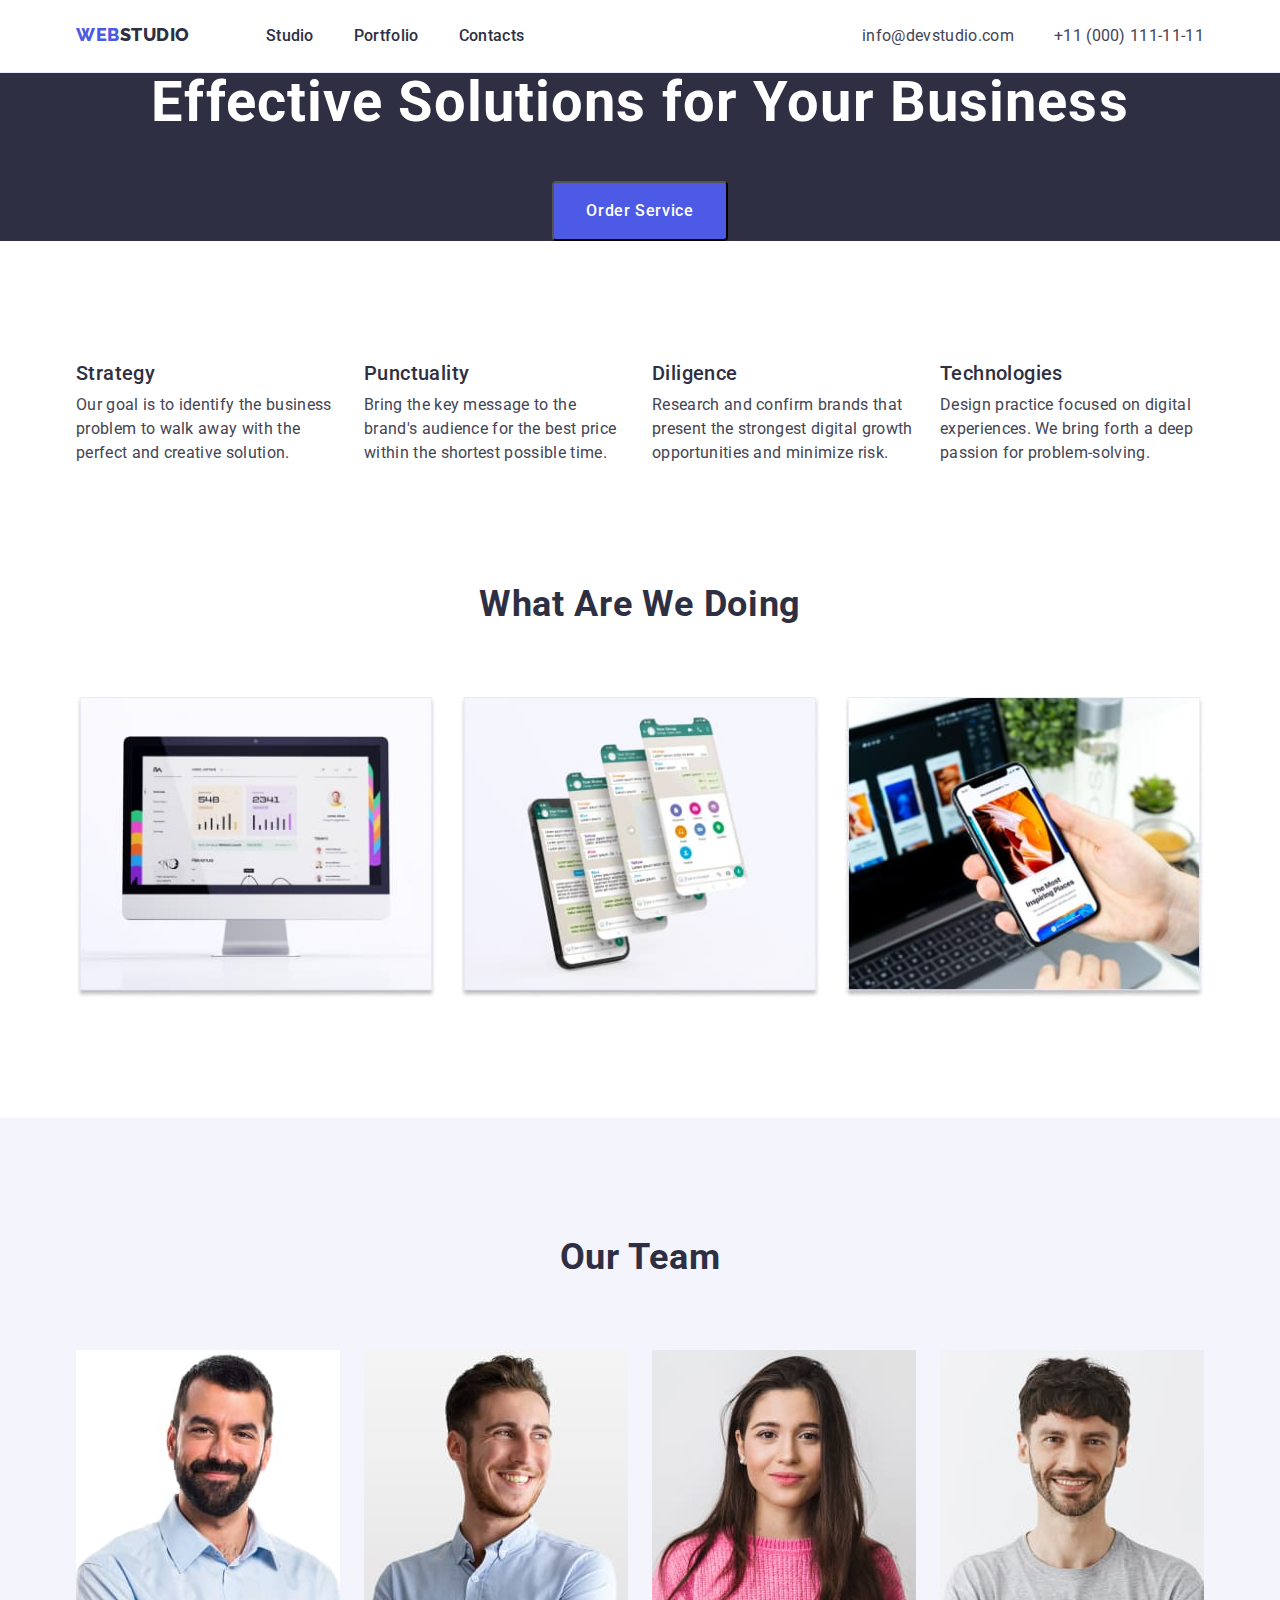
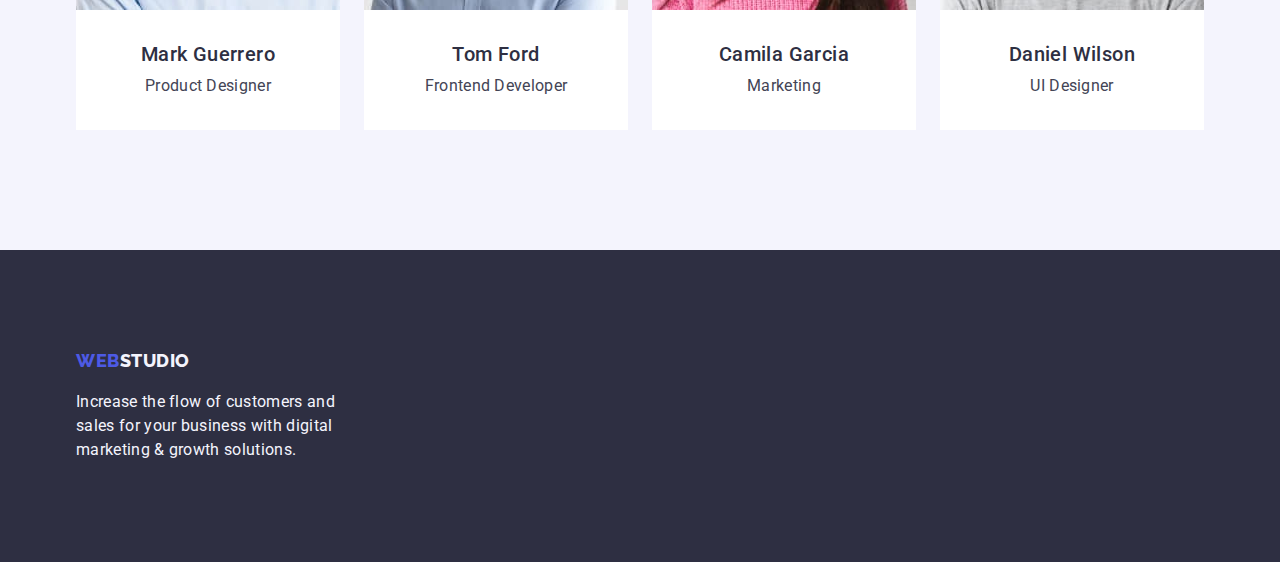
<file: index.html>
<!DOCTYPE html>
<html lang="en">
  <head>
    <meta charset="UTF-8" />
    <meta http-equiv="X-UA-Compatible" content="IE=edge" />
    <meta name="viewport" content="width=device-width, initial-scale=1.0" />
    <title>WebStudio</title>

    <link rel="preconnect" href="https://fonts.googleapis.com" />
    <link rel="preconnect" href="https://fonts.gstatic.com" crossorigin />
    <link
      href="https://fonts.googleapis.com/css2?family=Raleway:wght@800&family=Roboto:wght@400;500;700;900&display=swap"
      rel="stylesheet"
    />
    <!-- Normalize styles -->
    <link
      href="https://cdn.jsdelivr.net/npm/modern-normalize@1.1.0/modern-normalize.min.css"
      rel="stylesheet"
    />

    <link rel="stylesheet" href="./css/styles.css" />
  </head>

  <body>
    <!-- Header page -->
    <header class="header">
      <div class="container header-page">
        <nav class="nav-page">
          <a href="./index.html" class="logo link"
            >Web<span class="logo-dark">Studio</span></a
          >
          <ul class="menu list">
            <li class="item">
              <a href="./index.html" class="menu-header link">Studio</a>
            </li>
            <li class="item">
              <a href="./portfolio.html" class="menu-header link">Portfolio</a>
            </li>
            <li class="item">
              <a href="" class="menu-header link">Contacts</a>
            </li>
          </ul>
        </nav>

        <address class="address">
          <ul class="address list">
            <li class="item">
              <a href="mailto:info@devstudio.com" class="address link"
                >info@devstudio.com</a
              >
            </li>
            <li class="item">
              <a href="tel:+110001111111" class="address link"
                >+11 (000) 111-11-11</a
              >
            </li>
          </ul>
        </address>
      </div>
    </header>

    <main>
      <!-- Section Hero image-->
      <section class="hero">
        <div class="container">
          <h1 class="hero-title">Effective Solutions for Your Business</h1>
          <button type="button" class="hero-btn">Order Service</button>
        </div>
      </section>

      <!-- Section 2  -->
      <section class="section">
        <div class="container">
          <h2 class="section-title visually-hidden">Company features</h2>
          <ul class="feature-list list">
            <li class="functions">
              <h3 class="section-heading">Strategy</h3>
              <p class="section-text">
                Our goal is to identify the business problem to walk away with
                the perfect and creative solution.
              </p>
            </li>
            <li class="functions">
              <h3 class="section-heading">Punctuality</h3>
              <p class="section-text">
                Bring the key message to the brand's audience for the best price
                within the shortest possible time.
              </p>
            </li>
            <li class="functions">
              <h3 class="section-heading">Diligence</h3>
              <p class="section-text">
                Research and confirm brands that present the strongest digital
                growth opportunities and minimize risk.
              </p>
            </li>
            <li class="functions">
              <h3 class="section-heading">Technologies</h3>
              <p class="section-text">
                Design practice focused on digital experiences. We bring forth a
                deep passion for problem-solving.
              </p>
            </li>
          </ul>
        </div>
      </section>

      <!-- Section 3 -->
      <section class="section-three">
        <div class="container">
          <h2 class="section-subject">What are we doing</h2>
          <ul class="section-image list">
            <li>
              <img
                class="image link"
                src="./images/hw-01/computer.jpg"
                alt="computer"
                width="360"
                height="300"
              />
            </li>
            <li>
              <img
                class="image link"
                src="./images/hw-01/telephone.jpg"
                alt="telephone"
                width="360"
                height="300"
              />
            </li>
            <li>
              <img
                class="image link"
                src="./images/hw-01/phone_in_hand.jpg"
                alt="phone in hand"
                width="360"
                height="300"
              />
            </li>
          </ul>
        </div>
      </section>

      <!-- Section 4 -->
      <section class="sections-page">
        <div class="container">
          <h2 class="section-title">Our Team</h2>
          <ul class="sections-list list">
            <li class="items">
              <img
                class="img link"
                src="./images/hw-01/Mark_Guerrero.jpg"
                alt="Mark Guerrero"
                width="264"
                height="260"
              />
              <div class="name-position">
                <h3 class="section-heading">Mark Guerrero</h3>
                <p class="section-text">Product Designer</p>
              </div>
            </li>
            <li class="items">
              <img
                class="img link"
                src="./images/hw-01/Tom_Ford.jpg"
                alt="Tom Ford"
                width="264"
                height="260"
              />
              <div class="name-position">
                <h3 class="section-heading">Tom Ford</h3>
                <p class="section-text">Frontend Developer</p>
              </div>
            </li>
            <li class="items">
              <img
                class="img link"
                src="./images/hw-01/Camila_Garcia.jpg"
                alt="Camila Garcia"
                width="264"
                height="260"
              />
              <div class="name-position">
                <h3 class="section-heading">Camila Garcia</h3>
                <p class="section-text">Marketing</p>
              </div>
            </li>
            <li class="items">
              <img
                class="img link"
                src="./images/hw-01/Daniel_Wilson.jpg"
                alt="Daniel Wilson"
                width="264"
                height="260"
              />
              <div class="name-position">
                <h3 class="section-heading">Daniel Wilson</h3>
                <p class="section-text">UI Designer</p>
              </div>
            </li>
          </ul>
        </div>
      </section>
    </main>

    <!-- Footer page -->
    <footer class="footer">
      <div class="container">
        <div class="footer-logo">
          <a href="./index.html" class="logo link"
            >Web<span class="logo-light">Studio</span></a
          >
        </div>
        <p class="footer-text">
          Increase the flow of customers and sales for your business with
          digital marketing & growth solutions.
        </p>
      </div>
    </footer>
  </body>
</html>
</file>
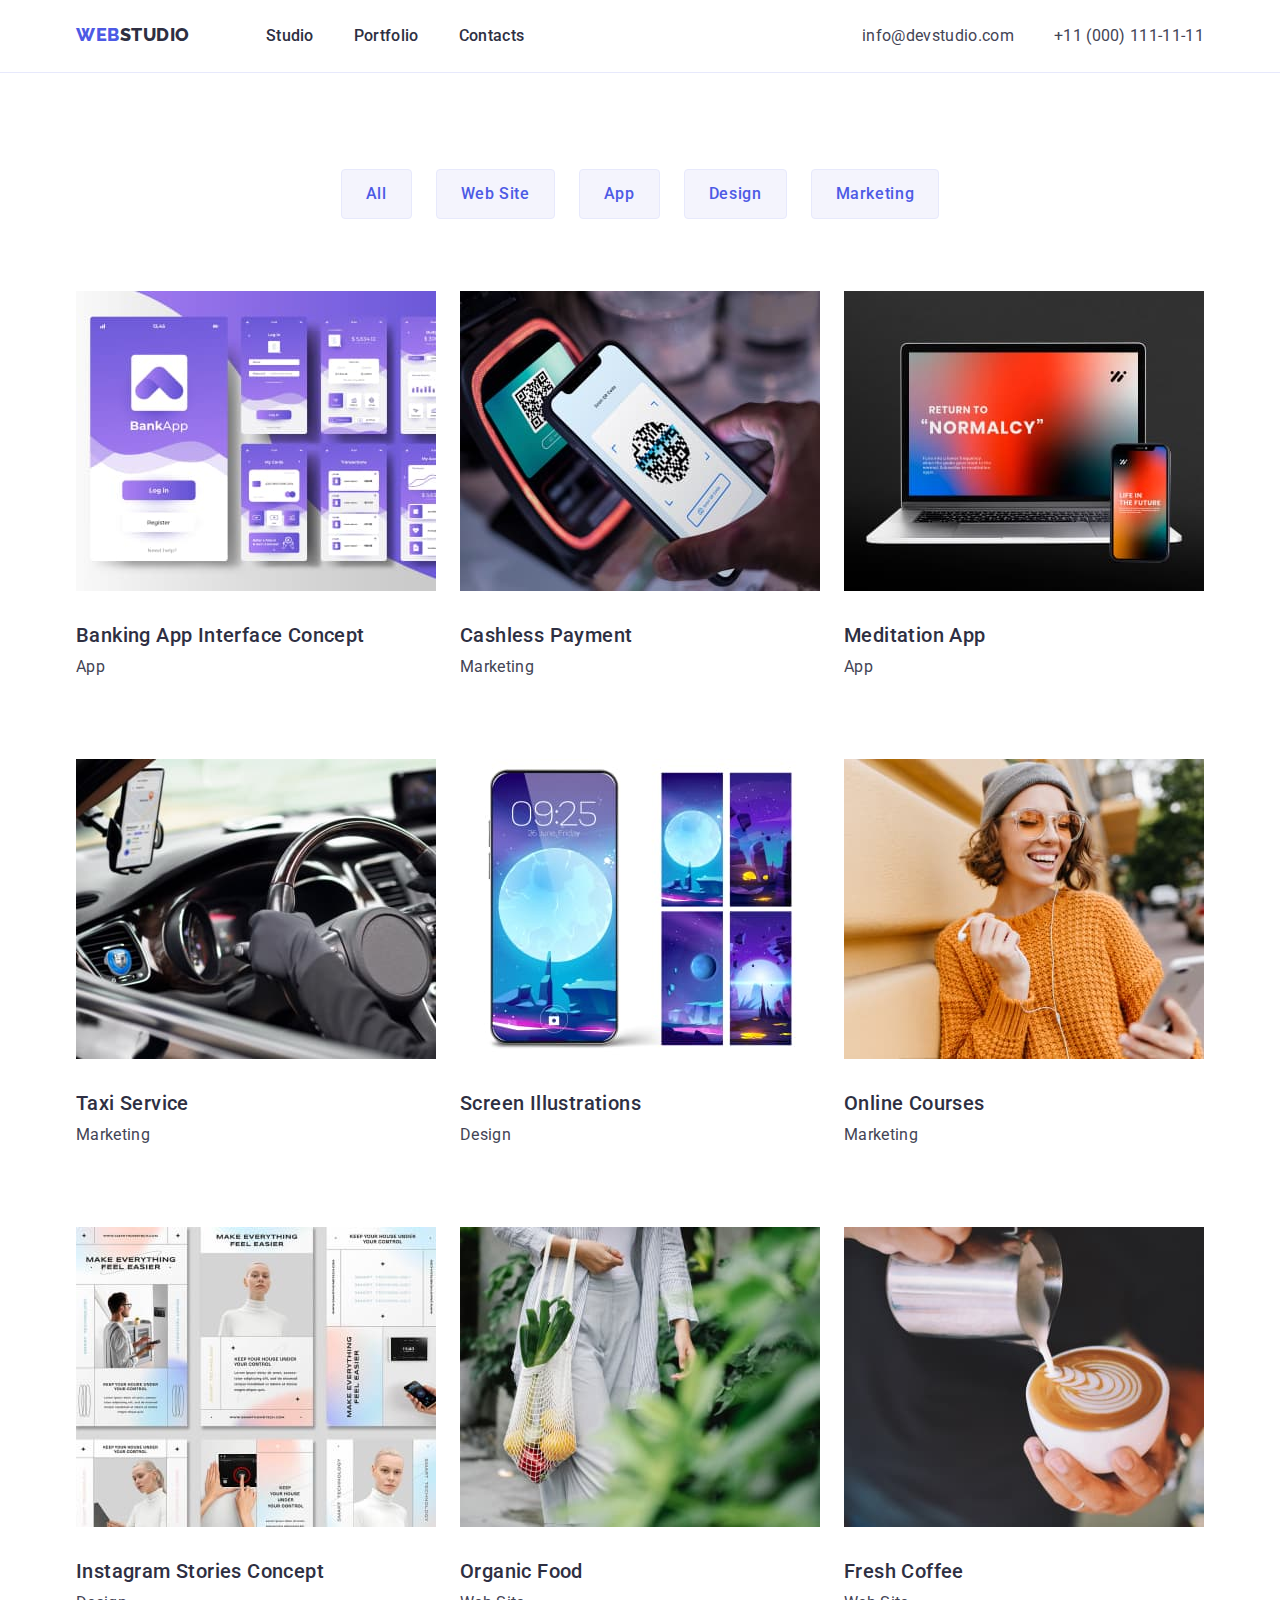
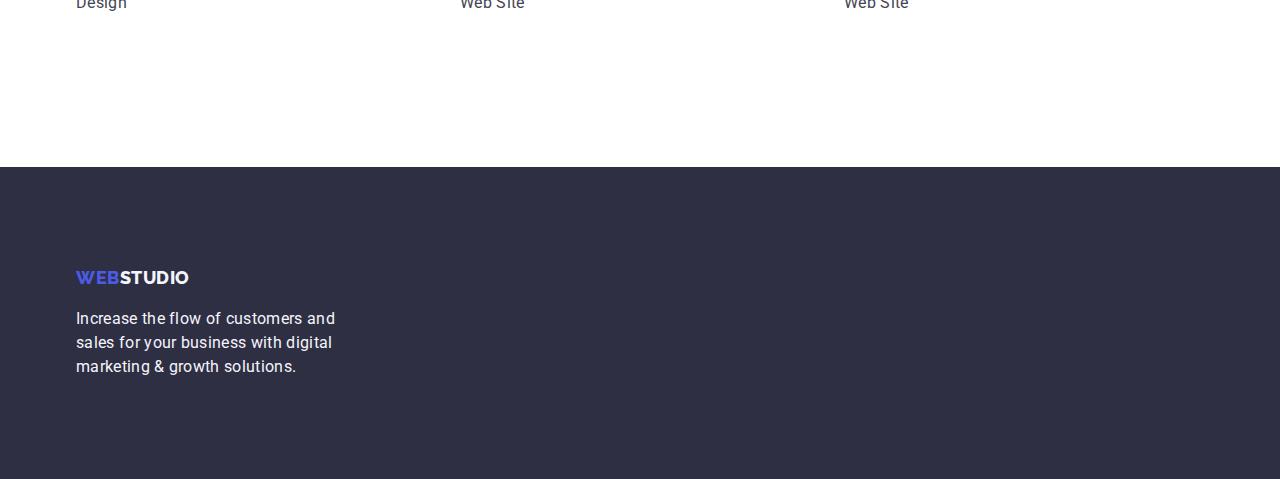
<file: portfolio.html>
<!DOCTYPE html>
<html lang="en">
  <head>
    <meta charset="UTF-8" />
    <meta http-equiv="X-UA-Compatible" content="IE=edge" />
    <meta name="viewport" content="width=device-width, initial-scale=1.0" />
    <title>WebStudio</title>

    <link rel="preconnect" href="https://fonts.googleapis.com" />
    <link rel="preconnect" href="https://fonts.gstatic.com" crossorigin />
    <link
      href="https://fonts.googleapis.com/css2?family=Raleway:wght@800&family=Roboto:wght@400;500;700;900&display=swap"
      rel="stylesheet"
    />
    <!-- Normalize styles -->
    <link
      href="https://cdn.jsdelivr.net/npm/modern-normalize@1.1.0/modern-normalize.min.css"
      rel="stylesheet"
    />

    <link rel="stylesheet" href="./css/styles.css" />
  </head>

  <body>
    <!--Header portfolio-->
    <header class="header">
      <div class="container header-page">
        <nav class="nav-page">
          <a href="./index.html" class="logo link"
            >Web<span class="logo-dark">Studio</span></a
          >
          <ul class="menu list">
            <li class="item">
              <a href="./index.html" class="menu-header link">Studio</a>
            </li>
            <li class="item">
              <a href="./portfolio.html" class="menu-header link">Portfolio</a>
            </li>
            <li class="item">
              <a href="" class="menu-header link">Contacts</a>
            </li>
          </ul>
        </nav>

        <address class="address">
          <ul class="address list">
            <li class="item">
              <a href="mailto:info@devstudio.com" class="address link"
                >info@devstudio.com</a
              >
            </li>
            <li class="item">
              <a href="tel:+110001111111" class="address link"
                >+11 (000) 111-11-11</a
              >
            </li>
          </ul>
        </address>
      </div>
    </header>

    <main>
      <section class="section-portfolio">
        <div class="container">
          <h1 class="headline visually-hidden">Portfolio</h1>
          <!--Filters-->
          <ul class="btn-navigation list">
            <li><button type="button" class="btn">All</button></li>
            <li><button type="button" class="btn">Web Site</button></li>
            <li><button type="button" class="btn">App</button></li>
            <li><button type="button" class="btn">Design</button></li>
            <li><button type="button" class="btn">Marketing</button></li>
          </ul>
          <ul class="card-set list">
            <!--Row1-->
            <li class="card-set-item">
              <a href="" class="link">
                <img
                  class="image"
                  src="./images/hw-02/bahk-app.jpg"
                  alt="banking app interface concept"
                  width="360"
                />
                <div class="card-content">
                  <h2 class="section-heading text">
                    Banking App Interface Concept
                  </h2>
                  <p class="section-text">App</p>
                </div>
              </a>
            </li>

            <li class="card-set-item">
              <a href="" class="link">
                <img
                  class="image"
                  src="./images/hw-02/payment.jpg"
                  alt="cashless payment"
                  width="360"
                  height="300"
                />
                <div class="card-content">
                  <h2 class="section-heading text">Cashless Payment</h2>
                  <p class="section-text">Marketing</p>
                </div>
              </a>
            </li>

            <li class="card-set-item">
              <a href="" class="link">
                <img
                  class="image"
                  src="./images/hw-02/meditation-app.jpg"
                  alt="meditation app"
                  width="360"
                  height="300"
                />
                <div class="card-content">
                  <h2 class="section-heading text">Meditation App</h2>
                  <p class="section-text">App</p>
                </div>
              </a>
            </li>
            <!--Row2-->
            <li class="card-set-item">
              <a href="" class="link">
                <img
                  class="image"
                  src="./images/hw-02/taxi-service.jpg"
                  alt="taxi service"
                  width="360"
                  height="300"
                />
                <div class="card-content">
                  <h2 class="section-heading text">Taxi Service</h2>
                  <p class="section-text">Marketing</p>
                </div>
              </a>
            </li>
            <li class="card-set-item">
              <a href="" class="link">
                <img
                  class="image link"
                  src="./images/hw-02/screen-illustrations.jpg"
                  alt="screen illustrations"
                  width="360"
                  height="300"
                />
                <div class="card-content">
                  <h2 class="section-heading text">Screen Illustrations</h2>
                  <p class="section-text">Design</p>
                </div>
              </a>
            </li>

            <li class="card-set-item">
              <a href="" class="link">
                <img
                  class="image"
                  src="./images/hw-02/online-courses.jpg"
                  alt="online courses"
                  width="360"
                  height="300"
                />
                <div class="card-content">
                  <h2 class="section-heading text">Online Courses</h2>
                  <p class="section-text">Marketing</p>
                </div>
              </a>
            </li>
            <!--Row3-->
            <li class="card-set-item">
              <a href="" class="link">
                <img
                  class="image"
                  src="./images/hw-02/instagram-concept.jpg"
                  alt="instagram stories concept"
                  width="360"
                  height="300"
                />
                <div class="card-content">
                  <h2 class="section-heading text">
                    Instagram Stories Concept
                  </h2>
                  <p class="section-text">Design</p>
                </div>
              </a>
            </li>
            <li class="card-set-item">
              <a href="" class="link">
                <img
                  class="image"
                  src="./images/hw-02/organic-food.jpg"
                  alt="organic food"
                  width="360"
                  height="300"
                />
                <div class="card-content">
                  <h2 class="section-heading text">Organic Food</h2>
                  <p class="section-text">Web Site</p>
                </div>
              </a>
            </li>
            <li class="card-set-item">
              <a href="" class="link">
                <img
                  class="image link"
                  src="./images/hw-02/fresh-coffee.jpg"
                  alt="fresh coffee"
                  width="360"
                  height="300"
                />
                <div class="card-content">
                  <h2 class="section-heading text">Fresh Coffee</h2>
                  <p class="section-text">Web Site</p>
                </div>
              </a>
            </li>
          </ul>
        </div>
      </section>
    </main>

    <!--Footer portfolio-->
    <footer class="footer">
      <div class="container">
        <div class="footer-logo">
          <a href="./index.html" class="logo link"
            >Web<span class="logo-light">Studio</span></a
          >
        </div>
        <p class="footer-text">
          Increase the flow of customers and sales for your business with
          digital marketing & growth solutions.
        </p>
      </div>
    </footer>
  </body>
</html>
</file>
<file: css/styles.css>
:root {
  /**
    |============================
    | Color text
    |============================
  */
  /* SLATE */
  --main-color-text: #434455;
  /* NAVY BLUE */
  --title-text-color: #2e2f42;
  /* IRIS */
  --btn-color: #4d5ae5;
  /* CLOUD */
  --footer-text: #f4f4fd;
  /* Withe */
  --withe-text-color: #ffffff;
  /**
    |============================
    | Color background
    |============================
  */
  /* Основний фон */
  --withe-color: #ffffff;
  /* NAVY BLUE */
  --bgr-navy-blue: #2e2f42;
  /* CLOUD */
  --bgr-cloud: #f4f4fd;
  /* IRIS */
  --bgr-btn-color: #4d5ae5;
  /* OCEAN - стан при натисненні*/
  --pressed-state-color: #404bbf;
  /* Колір лініі в хедері cornflower */
  --cornflower: #e7e9fc;
  /**
    |============================
    | Others
    |============================
  */
  --indent: 24px;
  --indent-b: 48px;
  --items: 3;
}

body {
  /* text */
  font-family: "Roboto", sans-serif;
  font-weight: 400;
  font-size: 16px;
  line-height: 1.5;
  letter-spacing: 0.02em;
  /* color */
  background-color: var(--withe-color);
  color: var(--main-color-text);
}
/* reset start */
h1,
h2,
h3,
h4,
h5,
h6,
p {
  margin: 0;
}

img {
  display: block;
  max-width: 100%;
  height: auto;
}
/* Прибирання підчеркування*/
.link {
  text-decoration: none;
}
/* Прибирання точок */
.list {
  margin: 0;
  padding: 0;
  list-style: none;
}
/* Приховувуємо елемент */
.visually-hidden {
  position: absolute;
  width: 1px;
  height: 1px;
  margin: -1px;
  border: 0;
  padding: 0;

  white-space: nowrap;
  clip-path: inset(100%);
  clip: rect(0 0 0 0);
  overflow: hidden;
}
/* reset end */
.container {
  width: 1158px;
  padding-left: 15px;
  padding-right: 15px;
  margin-left: auto;
  margin-right: auto;
}
.section {
  padding-top: 120px;
  padding-bottom: 120px;
}
/**
  |============ ================
  | Header Logo
  |============================
*/
.header {
  border-bottom: 1px solid var(--cornflower);
}
.header-page {
  display: flex;
  align-items: center;
}
.nav-page {
  display: flex;
  margin-right: auto;
}

.logo {
  padding-top: 24px;
  padding-bottom: 24px;
  margin-right: 76px;

  font-family: "Raleway", sans-serif;
  font-weight: 800;
  font-size: 18px;
  line-height: 1.17;
  letter-spacing: 0.03em;
  text-transform: uppercase;

  color: var(--btn-color);
}

.logo-dark {
  color: var(--title-text-color);
}
.logo-light {
  color: var(--footer-text);
}
/**
  |============================
  | Header Menu
  |============================
*/
.menu {
  display: flex;
  gap: 40px;
}
.menu-header {
  font-weight: 500;
  font-size: 16px;
  line-height: 1.5;
  letter-spacing: 0.02em;

  color: var(--title-text-color);
}
/* Можна так задати або через gap
.menu .item:not(:last-child) {
  margin-right: 40px;
} */
.menu .link {
  display: block;
  padding-top: 24px;
  padding-bottom: 24px;
}

.menu .link:hover,
.menu .link:focus {
  color: var(--pressed-state-color);
}
/**
  |============================
  | Header address 
  |============================
*/
/* Прибирання курсиву */
.address {
  font-style: normal;
}
.address.list {
  display: flex;
}
.address .item:not(:last-child) {
  margin-right: 40px;
}
/*Ще один спосіб
 .address .item + .item {
  margin-left: 40px;
} */
.address .link {
  display: block;
  padding-top: 24px;
  padding-bottom: 24px;

  color: var(--main-color-text);
}
.list .link:hover,
.list .link:focus {
  color: var(--pressed-state-color);
}
/**
  |============================
  | Section hero  index.html
  |============================
*/
.hero {
  text-align: center;
  background-color: var(--bgr-navy-blue);
}
.hero-title {
  margin-bottom: 48px;

  font-size: 56px;
  line-height: 1.07;
  letter-spacing: 0.02em;

  color: var(--withe-text-color);
}

.hero-btn {
  min-width: 169px;
  min-height: 56px;
  padding: 16px 32px;
  border-radius: 4px;

  font-family: inherit;
  font-weight: 500;
  font-size: 16px;
  line-height: 1.5;
  letter-spacing: 0.04em;
  cursor: pointer;

  background-color: var(--bgr-btn-color);
  color: var(--withe-text-color);
}

.hero-btn:hover,
.hero-btn:focus {
  background-color: var(--pressed-state-color);
}
/**
  |============================
  | Section 2 index.html
  |============================
*/
.feature-list {
  display: flex;
  gap: var(--indent);
}
.functions {
  min-width: 264px;
}
.section-heading {
  margin-bottom: 8px;

  font-weight: 500;
  font-size: 20px;
  line-height: 1.2;
  letter-spacing: 0.02em;

  color: var(--title-text-color);
}
/**
  |============================
  | Section 3 index.html
  |============================
*/
.section-three {
  padding-bottom: 120px;
}
.section-subject {
  margin-bottom: 72px;

  font-size: 36px;
  line-height: 1.11;
  text-align: center;
  letter-spacing: 0.02em;
  text-transform: capitalize;

  color: var(--title-text-color);
}
.section-image {
  display: flex;
  gap: var(--indent);
}
/**
  |============================
  | Section 4 index.html
  |============================
*/
.sections-page {
  padding-top: 120px;
  padding-bottom: 120px;
  background-color: var(--bgr-cloud);
}
.section-title {
  margin-bottom: 72px;

  font-size: 36px;
  line-height: 1.11;
  text-align: center;
  letter-spacing: 0.02em;
  text-transform: capitalize;

  color: var(--title-text-color);
}
.sections-list {
  display: flex;
  gap: var(--indent);

  text-align: center;
}
.items {
  background-color: var(--withe-color);
}
.name-position {
  padding: 32px 16px;
}
/**
  |============================
  | Section portfolio.html
  |============================
*/
.section-portfolio {
  padding-bottom: 120px;
}

.btn-navigation {
  display: flex;
  padding-top: 96px;
  padding-bottom: 72px;
  justify-content: center;
  gap: var(--indent);
}
.btn {
  padding: 12px 24px;
  border: 1px solid var(--cornflower);
  border-radius: 4px;

  font-family: inherit;
  font-weight: 500;
  font-size: 16px;
  line-height: 1.5;
  text-align: center;
  letter-spacing: 0.04em;
  cursor: pointer;

  background-color: var(--bgr-cloud);
  color: var(--btn-color);
}
.btn:hover,
.btn:focus {
  background-color: var(--pressed-state-color);
  color: var(--withe-text-color);
}
.section-text {
  color: var(--main-color-text);
}
/**
  |============================
  | Card set
  |============================
*/
.card-set {
  display: flex;
  flex-wrap: wrap;
  gap: var(--indent-b) var(--indent);
}

.card-set-item {
  width: calc(
    (100% - var(var(--indent) * 2 (var(--items) - 1))) / var(--items)
  );
}
/* .flex-element {
  margin-right: 24px;
  margin-bottom: 48px;
}
.flex-element:nth-child(3n) {
  margin-right: 0;
}
.flex-element:nth-last-child(-n + 3) {
  margin-bottom: 0;
} */
.card-content {
  padding: 32px 0;
}
/**
  |============================
  | Footer
  |============================
*/
.footer {
  padding-top: 100px;
  padding-bottom: 100px;
  background-color: var(--bgr-navy-blue);
}
.footer-logo {
  /* padding: 0;
  margin-left: 0; */
  margin-bottom: 16px;
}
.footer-text {
  width: 264px;
  color: var(--footer-text);
}
</file>
